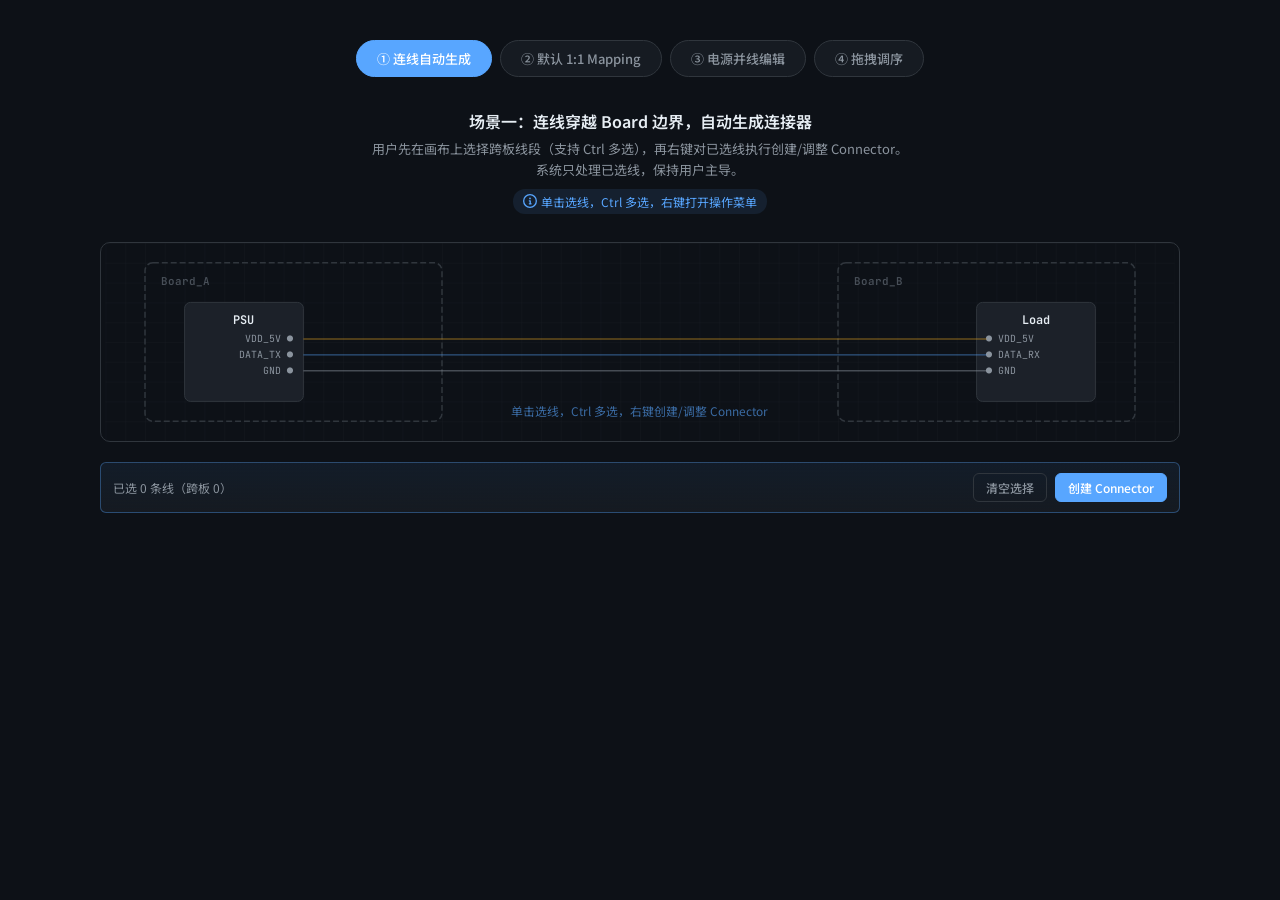
<file: index.html>
<!DOCTYPE html>
<html lang="zh-CN">
<head>
<meta charset="UTF-8">
<meta name="viewport" content="width=device-width, initial-scale=1.0">
<title>跨板连接器 Pin Mapping</title>
<link href="https://fonts.googleapis.com/css2?family=JetBrains+Mono:wght@400;500;600&family=Noto+Sans+SC:wght@400;500;600;700&display=swap" rel="stylesheet">
<link rel="stylesheet" href="css/style.css">
</head>
<body>

<!-- Toast Container -->
<div class="toast-container" id="toastContainer"></div>

<!-- Scene Navigation -->
<div class="scene-nav">
  <button class="scene-btn active" data-scene="1" onclick="switchScene(1)">① 连线自动生成</button>
  <button class="scene-btn" data-scene="2" onclick="switchScene(2)">② 默认 1:1 Mapping</button>
  <button class="scene-btn" data-scene="3" onclick="switchScene(3)">③ 电源并线编辑</button>
  <button class="scene-btn" data-scene="4" onclick="switchScene(4)">④ 拖拽调序</button>
</div>

<!-- Scene Description -->
<div class="scene-desc" id="sceneDesc">
  <h2>场景一：连线穿越 Board 边界，自动生成连接器</h2>
  <p>用户从 PSU 的 VDD_5V Port 连线到 Load 的 VDD_5V Port，线穿越了 Board 边界。<br/>系统自动在边界处生成一对 Connector 占位符（J1 ↔ J2）。</p>
  <div class="hint">
    <svg viewBox="0 0 16 16" width="14" height="14" fill="currentColor"><path d="M8 1.5a6.5 6.5 0 100 13 6.5 6.5 0 000-13zM0 8a8 8 0 1116 0A8 8 0 010 8zm6.5-.25A.75.75 0 017.25 7h1a.75.75 0 01.75.75v2.75h.25a.75.75 0 010 1.5h-2a.75.75 0 010-1.5h.25v-2h-.25a.75.75 0 01-.75-.75zM8 6a1 1 0 100-2 1 1 0 000 2z"/></svg>
    点击下方画布中的连线试试
  </div>
</div>

<!-- Canvas Mockup (Scene 1) -->
<div class="canvas-mockup" id="canvasMockup">
  <svg viewBox="0 0 1080 200" xmlns="http://www.w3.org/2000/svg">
    <!-- Grid -->
    <defs>
      <pattern id="grid" width="20" height="20" patternUnits="userSpaceOnUse">
        <path d="M 20 0 L 0 0 0 20" fill="none" stroke="#1c2129" stroke-width="0.5"/>
      </pattern>
    </defs>
    <rect width="100%" height="100%" fill="url(#grid)"/>

    <!-- Board A -->
    <rect x="40" y="20" width="300" height="160" rx="8" fill="none" stroke="#30363d" stroke-width="1.5" stroke-dasharray="6 3"/>
    <text x="56" y="42" fill="#484f58" font-family="JetBrains Mono, monospace" font-size="11" font-weight="600">Board_A</text>

    <!-- PSU Block -->
    <rect x="80" y="60" width="120" height="100" rx="6" fill="#1c2129" stroke="#30363d" stroke-width="1"/>
    <text x="140" y="82" fill="#e6edf3" font-family="JetBrains Mono, monospace" font-size="12" font-weight="600" text-anchor="middle">PSU</text>
    <text x="190" y="100" fill="#8b949e" font-family="JetBrains Mono, monospace" font-size="10" text-anchor="end">VDD_5V ●</text>
    <text x="190" y="116" fill="#8b949e" font-family="JetBrains Mono, monospace" font-size="10" text-anchor="end">DATA_TX ●</text>
    <text x="190" y="132" fill="#8b949e" font-family="JetBrains Mono, monospace" font-size="10" text-anchor="end">GND ●</text>

    <!-- Board B -->
    <rect x="740" y="20" width="300" height="160" rx="8" fill="none" stroke="#30363d" stroke-width="1.5" stroke-dasharray="6 3"/>
    <text x="756" y="42" fill="#484f58" font-family="JetBrains Mono, monospace" font-size="11" font-weight="600">Board_B</text>

    <!-- Load Block -->
    <rect x="880" y="60" width="120" height="100" rx="6" fill="#1c2129" stroke="#30363d" stroke-width="1"/>
    <text x="940" y="82" fill="#e6edf3" font-family="JetBrains Mono, monospace" font-size="12" font-weight="600" text-anchor="middle">Load</text>
    <text x="890" y="100" fill="#8b949e" font-family="JetBrains Mono, monospace" font-size="10">● VDD_5V</text>
    <text x="890" y="116" fill="#8b949e" font-family="JetBrains Mono, monospace" font-size="10">● DATA_RX</text>
    <text x="890" y="132" fill="#8b949e" font-family="JetBrains Mono, monospace" font-size="10">● GND</text>

    <!-- 动态层：创建后由 JS 根据分组方案渲染 -->
    <g id="bundleLayer" style="opacity:0; transition: opacity 0.5s; pointer-events:none"></g>
    <g id="wireLayer" style="opacity:0; transition: opacity 0.5s; pointer-events:none"></g>
    <g id="connectorLayer" style="opacity:0; transition: opacity 0.5s; pointer-events:none"></g>

    <!-- Wire before connectors (visible initially) -->
    <g id="wiresBefore">
      <line class="route-line signal-power" data-signal="power" x1="200" y1="97" x2="890" y2="97" stroke="#d29922" stroke-width="1.5" opacity="0.45"/>
      <line class="route-line signal-data" data-signal="data" x1="200" y1="113" x2="890" y2="113" stroke="#58a6ff" stroke-width="1.5" opacity="0.45"/>
      <line class="route-line signal-ground" data-signal="ground" x1="200" y1="129" x2="890" y2="129" stroke="#8b949e" stroke-width="1.5" opacity="0.45"/>
    </g>

    <text id="clickHint" x="540" y="175" fill="#58a6ff" font-family="Noto Sans SC, sans-serif" font-size="12" text-anchor="middle" opacity="0.6" style="pointer-events:none">单击选线，Ctrl 多选，右键创建/调整 Connector</text>
  </svg>
</div>

<!-- Scene 1 Selection Status -->
<div class="line-select-bar" id="lineSelectBar">
  <span id="lineSelectText">已选 0 条线（跨板 0）</span>
  <div class="line-select-actions">
    <button class="btn btn-ghost btn-mini" onclick="clearScene1Selection()">清空选择</button>
    <button class="btn btn-primary btn-mini" onclick="openQuickCreateFromSelection()">创建 Connector</button>
  </div>
</div>

<!-- Scene 1 Context Menu -->
<div class="ctx-menu" id="scene1ContextMenu" style="display:none"></div>

<!-- Scene 1 Quick Create Popover -->
<div class="quick-pop" id="scene1QuickPop" style="display:none">
  <div class="quick-title">基于已选线创建 Connector</div>
  <div class="quick-row">
    <label for="quickCapacity">每对容量</label>
    <select id="quickCapacity">
      <option value="3">3 根线 / 对</option>
      <option value="2">2 根线 / 对</option>
      <option value="1">1 根线 / 对</option>
    </select>
  </div>
  <div class="quick-row">
    <label for="quickGroupMode">分组方式</label>
    <select id="quickGroupMode">
      <option value="order">按当前选择顺序</option>
      <option value="type">按信号类型</option>
    </select>
  </div>
  <div class="quick-tip" id="quickPreviewText">将按当前已选线创建连接器分组</div>
  <div class="quick-actions">
    <button class="btn btn-ghost btn-mini" onclick="closeQuickCreate()">取消</button>
    <button class="btn btn-primary btn-mini" onclick="confirmQuickCreate()">创建</button>
  </div>
</div>

<!-- Scene 1 Bundle Explain Panel -->
<div class="bundle-panel" id="bundlePanel" style="display:none">
  <div class="bundle-title" id="bundleTitle">连接器已创建</div>
  <div class="bundle-meta" id="bundleMeta">3 Signals → 1 Connector Pair</div>
  <div class="bundle-adjust-title">创建后调整：可把信号换到不同 Connector 组合</div>
  <div class="config-list" id="bundleAssignList"></div>
  <div class="bundle-actions">
    <button class="btn btn-ghost" onclick="applyBundleAdjustment()">应用调整</button>
    <button class="btn btn-primary" onclick="switchScene(2)">查看 Pin Mapping</button>
  </div>
</div>

<!-- Panel -->
<div class="panel" id="mainPanel" style="display:none">
  <!-- Header -->
  <div class="panel-header">
    <div class="panel-header-left">
      <span class="connector-badge badge-unspec" id="connBadge">未指定型号</span>
      <div class="connector-path">
        <span class="board-name">Board_A</span>
        <span class="line">——</span>
        <span class="conn-name">J1</span>
        <span class="line">━━━━</span>
        <span class="conn-name">J2</span>
        <span class="line">——</span>
        <span class="board-name">Board_B</span>
      </div>
    </div>
    <div class="panel-header-right">
      <div class="sync-indicator">
        <svg viewBox="0 0 16 16" fill="currentColor"><path d="M8 2a6 6 0 00-4.25 10.25l.71-.71A5 5 0 1113 8h-2l3 3 3-3h-2A6 6 0 008 2z"/></svg>
        J1/J2 联动
      </div>
      <div class="pin-summary">
        <span class="label">Total Pins</span>
        <span class="count" id="totalPinCount">3</span>
      </div>
    </div>
  </div>

  <!-- Table -->
  <div class="table-wrap">
    <table>
      <colgroup>
        <col style="width:36px">
        <col style="width:120px">
        <col style="width:140px">
        <col style="min-width:180px">
        <col style="width:70px">
        <col style="min-width:180px">
        <col style="width:120px">
      </colgroup>
      <thead>
        <tr>
          <th></th>
          <th>Source</th>
          <th>System Net</th>
          <th>J1 Pin(s)</th>
          <th class="center">Cable</th>
          <th>J2 Pin(s)</th>
          <th>Target</th>
        </tr>
      </thead>
      <tbody id="tableBody">
        <!-- Rows injected by JS -->
      </tbody>
    </table>
  </div>

  <!-- Footer -->
  <div class="panel-footer">
    <div class="footer-info">
      <div class="info-item">
        <div class="dot dot-green"></div>
        <span>行数 = System_Net 数量，非 Pin 数量</span>
      </div>
      <div class="info-item">
        <div class="dot dot-orange"></div>
        <span id="idleInfo">空闲 Pin: 0</span>
      </div>
    </div>
    <div class="footer-actions">
      <button class="btn btn-ghost">关闭</button>
      <button class="btn btn-primary" onclick="showToast('已保存', 'Pin Mapping 已更新')">确认</button>
    </div>
  </div>
</div>

<!-- Scripts (顺序重要：依赖关系从上到下) -->
<script src="js/data.js"></script>
<script src="js/toast.js"></script>
<script src="js/pin-manager.js"></script>
<script src="js/table-renderer.js"></script>
<script src="js/drag-sort.js"></script>
<script src="js/scene-manager-v2.js"></script>
<script src="js/app.js"></script>
</body>
</html>
</file>
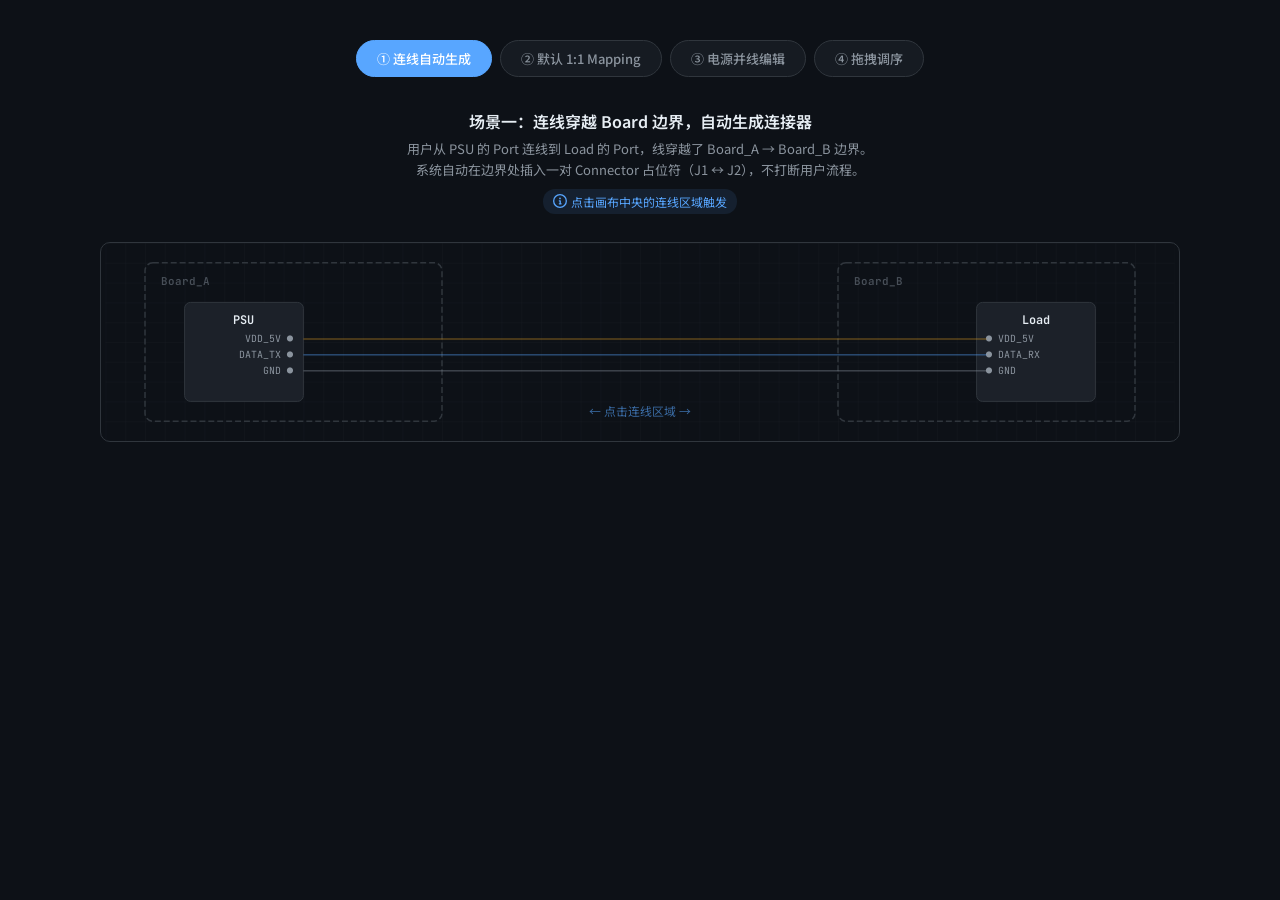
<file: connector-pin-mapping.html>
<!DOCTYPE html>
<html lang="zh-CN">
<head>
<meta charset="UTF-8">
<meta name="viewport" content="width=device-width, initial-scale=1.0">
<title>跨板连接器 Pin Mapping</title>
<link href="https://fonts.googleapis.com/css2?family=JetBrains+Mono:wght@400;500;600&family=Noto+Sans+SC:wght@400;500;600;700&display=swap" rel="stylesheet">
<style>
:root {
  --bg-deep: #0d1117;
  --bg-panel: #161b22;
  --bg-row: #1c2129;
  --bg-row-hover: #22272e;
  --bg-row-drag: #2d333b;
  --bg-input: #0d1117;
  --border: #30363d;
  --border-focus: #58a6ff;
  --text-primary: #e6edf3;
  --text-secondary: #8b949e;
  --text-muted: #484f58;
  --accent-blue: #58a6ff;
  --accent-green: #3fb950;
  --accent-orange: #d29922;
  --accent-red: #f85149;
  --accent-purple: #bc8cff;
  --accent-cyan: #39d5cf;
  --pin-tag-bg: #1f3a5f;
  --pin-tag-border: #2d5a8e;
  --pin-tag-text: #79c0ff;
  --idle-bg: #1a1e24;
  --idle-text: #484f58;
  --toast-bg: #1f6feb;
  --radius-sm: 4px;
  --radius-md: 6px;
  --radius-lg: 10px;
  --mono: 'JetBrains Mono', monospace;
  --sans: 'Noto Sans SC', -apple-system, sans-serif;
}

* { margin: 0; padding: 0; box-sizing: border-box; }

body {
  background: var(--bg-deep);
  color: var(--text-primary);
  font-family: var(--sans);
  min-height: 100vh;
  display: flex;
  flex-direction: column;
  align-items: center;
  padding: 40px 20px;
}

/* ==================== Toast ==================== */
.toast-container {
  position: fixed;
  top: 24px;
  right: 24px;
  z-index: 1000;
  display: flex;
  flex-direction: column;
  gap: 8px;
}

.toast {
  background: var(--bg-panel);
  border: 1px solid var(--border);
  border-left: 3px solid var(--accent-blue);
  border-radius: var(--radius-md);
  padding: 12px 16px;
  font-size: 13px;
  color: var(--text-primary);
  box-shadow: 0 8px 24px rgba(0,0,0,0.4);
  animation: slideIn 0.3s ease, fadeOut 0.3s ease 2.7s forwards;
  max-width: 360px;
}

.toast .toast-title {
  font-weight: 600;
  margin-bottom: 2px;
}

.toast .toast-desc {
  color: var(--text-secondary);
  font-size: 12px;
}

@keyframes slideIn {
  from { transform: translateX(100%); opacity: 0; }
  to { transform: translateX(0); opacity: 1; }
}

@keyframes fadeOut {
  from { opacity: 1; }
  to { opacity: 0; }
}

/* ==================== Scene Nav ==================== */
.scene-nav {
  display: flex;
  gap: 8px;
  margin-bottom: 32px;
  flex-wrap: wrap;
  justify-content: center;
}

.scene-btn {
  background: var(--bg-panel);
  border: 1px solid var(--border);
  color: var(--text-secondary);
  font-family: var(--sans);
  font-size: 13px;
  font-weight: 500;
  padding: 8px 20px;
  border-radius: 20px;
  cursor: pointer;
  transition: all 0.2s;
}

.scene-btn:hover { border-color: var(--text-muted); color: var(--text-primary); }
.scene-btn.active {
  background: var(--accent-blue);
  border-color: var(--accent-blue);
  color: #fff;
}

/* ==================== Scene Description ==================== */
.scene-desc {
  max-width: 720px;
  text-align: center;
  margin-bottom: 28px;
}

.scene-desc h2 {
  font-size: 16px;
  font-weight: 600;
  margin-bottom: 6px;
  color: var(--text-primary);
}

.scene-desc p {
  font-size: 13px;
  color: var(--text-secondary);
  line-height: 1.6;
}

.scene-desc .hint {
  display: inline-flex;
  align-items: center;
  gap: 4px;
  margin-top: 8px;
  padding: 4px 10px;
  background: rgba(88, 166, 255, 0.1);
  border-radius: 12px;
  font-size: 12px;
  color: var(--accent-blue);
}

/* ==================== Panel ==================== */
.panel {
  width: 100%;
  max-width: 1080px;
  background: var(--bg-panel);
  border: 1px solid var(--border);
  border-radius: var(--radius-lg);
  overflow: hidden;
  box-shadow: 0 16px 48px rgba(0,0,0,0.3);
}

/* Panel Header */
.panel-header {
  display: flex;
  align-items: center;
  justify-content: space-between;
  padding: 16px 20px;
  border-bottom: 1px solid var(--border);
}

.panel-header-left {
  display: flex;
  align-items: center;
  gap: 16px;
}

.connector-badge {
  font-family: var(--mono);
  font-size: 12px;
  font-weight: 600;
  padding: 4px 10px;
  border-radius: var(--radius-sm);
  letter-spacing: 0.5px;
}

.badge-auto {
  background: rgba(57, 213, 207, 0.15);
  color: var(--accent-cyan);
  border: 1px solid rgba(57, 213, 207, 0.3);
}

.badge-unspec {
  background: rgba(210, 153, 34, 0.15);
  color: var(--accent-orange);
  border: 1px solid rgba(210, 153, 34, 0.3);
}

.connector-path {
  font-family: var(--mono);
  font-size: 13px;
  color: var(--text-secondary);
  display: flex;
  align-items: center;
  gap: 6px;
}

.connector-path .board-name {
  color: var(--text-primary);
  font-weight: 500;
}

.connector-path .conn-name {
  color: var(--accent-cyan);
  font-weight: 600;
}

.connector-path .line {
  color: var(--text-muted);
}

.panel-header-right {
  display: flex;
  align-items: center;
  gap: 12px;
}

.pin-summary {
  font-family: var(--mono);
  font-size: 13px;
  color: var(--text-secondary);
  display: flex;
  align-items: center;
  gap: 6px;
}

.pin-summary .count {
  font-weight: 600;
  color: var(--accent-blue);
  font-size: 15px;
}

.pin-summary .label {
  font-size: 11px;
  text-transform: uppercase;
  letter-spacing: 0.5px;
}

.sync-indicator {
  display: flex;
  align-items: center;
  gap: 4px;
  font-size: 11px;
  color: var(--accent-green);
  padding: 3px 8px;
  background: rgba(63, 185, 80, 0.1);
  border-radius: 10px;
}

.sync-indicator svg { width: 12px; height: 12px; }

/* ==================== Table ==================== */
.table-wrap {
  overflow-x: auto;
}

table {
  width: 100%;
  border-collapse: collapse;
  table-layout: fixed;
}

colgroup col.col-drag    { width: 36px; }
colgroup col.col-source  { width: 130px; }
colgroup col.col-net     { width: 150px; }
colgroup col.col-pins    { width: 1fr; }
colgroup col.col-cable   { width: 80px; }
colgroup col.col-target  { width: 130px; }

thead th {
  font-size: 10px;
  font-weight: 600;
  text-transform: uppercase;
  letter-spacing: 1px;
  color: var(--text-muted);
  padding: 10px 12px;
  text-align: left;
  border-bottom: 1px solid var(--border);
  position: sticky;
  top: 0;
  background: var(--bg-panel);
  user-select: none;
}

thead th.center { text-align: center; }

tbody tr {
  border-bottom: 1px solid rgba(48, 54, 61, 0.5);
  transition: background 0.15s;
}

tbody tr:hover { background: var(--bg-row-hover); }

tbody tr.dragging {
  background: var(--bg-row-drag);
  box-shadow: 0 4px 16px rgba(0,0,0,0.3);
  opacity: 0.9;
}

tbody tr.drag-over-top { border-top: 2px solid var(--accent-blue); }
tbody tr.drag-over-bottom { border-bottom: 2px solid var(--accent-blue); }

tbody td {
  padding: 10px 12px;
  vertical-align: middle;
  font-size: 13px;
}

/* Drag handle */
.drag-handle {
  cursor: grab;
  color: var(--text-muted);
  display: flex;
  align-items: center;
  justify-content: center;
  opacity: 0.4;
  transition: opacity 0.2s;
}

tr:hover .drag-handle { opacity: 1; }

.drag-handle:active { cursor: grabbing; }

.drag-handle svg { width: 14px; height: 14px; }

/* Source / Target cell */
.signal-cell {
  font-family: var(--mono);
  font-size: 12px;
  font-weight: 500;
}

.signal-cell .block-name {
  color: var(--text-muted);
  font-weight: 400;
  font-size: 11px;
}

.signal-cell .signal-name {
  color: var(--text-primary);
  font-weight: 600;
}

/* Net cell */
.net-cell {
  font-family: var(--mono);
  font-size: 12px;
  color: var(--accent-green);
  font-weight: 500;
}

/* Pin tags cell */
.pins-cell {
  display: flex;
  align-items: center;
  flex-wrap: wrap;
  gap: 6px;
}

.pin-tag {
  display: inline-flex;
  align-items: center;
  gap: 4px;
  background: var(--pin-tag-bg);
  border: 1px solid var(--pin-tag-border);
  border-radius: var(--radius-sm);
  padding: 3px 8px;
  font-family: var(--mono);
  font-size: 11px;
  font-weight: 500;
  color: var(--pin-tag-text);
  white-space: nowrap;
  transition: all 0.15s;
  animation: pinAppear 0.2s ease;
}

@keyframes pinAppear {
  from { transform: scale(0.8); opacity: 0; }
  to { transform: scale(1); opacity: 1; }
}

.pin-tag .pin-remove {
  display: flex;
  align-items: center;
  cursor: pointer;
  color: var(--pin-tag-text);
  opacity: 0.5;
  transition: all 0.15s;
  margin-left: 2px;
}

.pin-tag .pin-remove:hover {
  opacity: 1;
  color: var(--accent-red);
}

.pin-tag .pin-remove svg { width: 10px; height: 10px; }

.pin-add-btn {
  display: inline-flex;
  align-items: center;
  justify-content: center;
  width: 24px;
  height: 24px;
  background: transparent;
  border: 1px dashed var(--border);
  border-radius: var(--radius-sm);
  color: var(--text-muted);
  cursor: pointer;
  transition: all 0.2s;
  flex-shrink: 0;
}

.pin-add-btn:hover {
  border-color: var(--accent-blue);
  color: var(--accent-blue);
  background: rgba(88, 166, 255, 0.08);
}

.pin-add-btn svg { width: 12px; height: 12px; }

/* Cable cell */
.cable-cell {
  text-align: center;
  color: var(--text-muted);
  font-family: var(--mono);
  font-size: 13px;
  letter-spacing: 3px;
}

/* Idle row */
tr.idle-row td {
  color: var(--idle-text);
  font-style: italic;
  font-size: 12px;
}

tr.idle-row .pin-tag {
  background: var(--idle-bg);
  border-color: var(--border);
  color: var(--idle-text);
}

/* ==================== Footer ==================== */
.panel-footer {
  display: flex;
  align-items: center;
  justify-content: space-between;
  padding: 12px 20px;
  border-top: 1px solid var(--border);
  background: var(--bg-panel);
}

.footer-info {
  font-size: 11px;
  color: var(--text-muted);
  font-family: var(--mono);
  display: flex;
  align-items: center;
  gap: 16px;
}

.footer-info .info-item {
  display: flex;
  align-items: center;
  gap: 4px;
}

.footer-info .dot {
  width: 6px;
  height: 6px;
  border-radius: 50%;
}

.dot-green { background: var(--accent-green); }
.dot-orange { background: var(--accent-orange); }

.footer-actions {
  display: flex;
  gap: 8px;
}

.btn {
  font-family: var(--sans);
  font-size: 13px;
  font-weight: 500;
  padding: 7px 20px;
  border-radius: var(--radius-md);
  cursor: pointer;
  border: 1px solid var(--border);
  transition: all 0.2s;
}

.btn-ghost {
  background: transparent;
  color: var(--text-secondary);
}

.btn-ghost:hover {
  background: var(--bg-row);
  color: var(--text-primary);
}

.btn-primary {
  background: var(--accent-blue);
  border-color: var(--accent-blue);
  color: #fff;
}

.btn-primary:hover {
  background: #4090e8;
}

/* ==================== Canvas Mockup ==================== */
.canvas-mockup {
  width: 100%;
  max-width: 1080px;
  height: 200px;
  background: var(--bg-deep);
  border: 1px solid var(--border);
  border-radius: var(--radius-lg);
  margin-bottom: 20px;
  position: relative;
  overflow: hidden;
}

.canvas-mockup svg {
  width: 100%;
  height: 100%;
}

/* ==================== Responsive ==================== */
@media (max-width: 768px) {
  body { padding: 16px 8px; }
  .panel-header { flex-direction: column; gap: 12px; align-items: flex-start; }
  .panel-header-right { align-self: flex-end; }
  table { font-size: 12px; }
}
</style>
</head>
<body>

<!-- Toast Container -->
<div class="toast-container" id="toastContainer"></div>

<!-- Scene Navigation -->
<div class="scene-nav">
  <button class="scene-btn active" data-scene="1" onclick="switchScene(1)">① 连线自动生成</button>
  <button class="scene-btn" data-scene="2" onclick="switchScene(2)">② 默认 1:1 Mapping</button>
  <button class="scene-btn" data-scene="3" onclick="switchScene(3)">③ 电源并线编辑</button>
  <button class="scene-btn" data-scene="4" onclick="switchScene(4)">④ 拖拽调序</button>
</div>

<!-- Scene Description -->
<div class="scene-desc" id="sceneDesc">
  <h2>场景一：连线穿越 Board 边界，自动生成连接器</h2>
  <p>用户从 PSU 的 VDD_5V Port 连线到 Load 的 VDD_5V Port，线穿越了 Board 边界。<br/>系统自动在边界处生成一对 Connector 占位符（J1 ↔ J2）。</p>
  <div class="hint">
    <svg viewBox="0 0 16 16" width="14" height="14" fill="currentColor"><path d="M8 1.5a6.5 6.5 0 100 13 6.5 6.5 0 000-13zM0 8a8 8 0 1116 0A8 8 0 010 8zm6.5-.25A.75.75 0 017.25 7h1a.75.75 0 01.75.75v2.75h.25a.75.75 0 010 1.5h-2a.75.75 0 010-1.5h.25v-2h-.25a.75.75 0 01-.75-.75zM8 6a1 1 0 100-2 1 1 0 000 2z"/></svg>
    点击下方画布中的连线试试
  </div>
</div>

<!-- Canvas Mockup (Scene 1) -->
<div class="canvas-mockup" id="canvasMockup">
  <svg viewBox="0 0 1080 200" xmlns="http://www.w3.org/2000/svg">
    <!-- Grid -->
    <defs>
      <pattern id="grid" width="20" height="20" patternUnits="userSpaceOnUse">
        <path d="M 20 0 L 0 0 0 20" fill="none" stroke="#1c2129" stroke-width="0.5"/>
      </pattern>
    </defs>
    <rect width="100%" height="100%" fill="url(#grid)"/>

    <!-- Board A -->
    <rect x="40" y="20" width="300" height="160" rx="8" fill="none" stroke="#30363d" stroke-width="1.5" stroke-dasharray="6 3"/>
    <text x="56" y="42" fill="#484f58" font-family="JetBrains Mono, monospace" font-size="11" font-weight="600">Board_A</text>

    <!-- PSU Block -->
    <rect x="80" y="60" width="120" height="100" rx="6" fill="#1c2129" stroke="#30363d" stroke-width="1"/>
    <text x="140" y="82" fill="#e6edf3" font-family="JetBrains Mono, monospace" font-size="12" font-weight="600" text-anchor="middle">PSU</text>
    <text x="190" y="100" fill="#8b949e" font-family="JetBrains Mono, monospace" font-size="10" text-anchor="end">VDD_5V ●</text>
    <text x="190" y="116" fill="#8b949e" font-family="JetBrains Mono, monospace" font-size="10" text-anchor="end">DATA_TX ●</text>
    <text x="190" y="132" fill="#8b949e" font-family="JetBrains Mono, monospace" font-size="10" text-anchor="end">GND ●</text>

    <!-- Board B -->
    <rect x="740" y="20" width="300" height="160" rx="8" fill="none" stroke="#30363d" stroke-width="1.5" stroke-dasharray="6 3"/>
    <text x="756" y="42" fill="#484f58" font-family="JetBrains Mono, monospace" font-size="11" font-weight="600">Board_B</text>

    <!-- Load Block -->
    <rect x="880" y="60" width="120" height="100" rx="6" fill="#1c2129" stroke="#30363d" stroke-width="1"/>
    <text x="940" y="82" fill="#e6edf3" font-family="JetBrains Mono, monospace" font-size="12" font-weight="600" text-anchor="middle">Load</text>
    <text x="890" y="100" fill="#8b949e" font-family="JetBrains Mono, monospace" font-size="10">● VDD_5V</text>
    <text x="890" y="116" fill="#8b949e" font-family="JetBrains Mono, monospace" font-size="10">● DATA_RX</text>
    <text x="890" y="132" fill="#8b949e" font-family="JetBrains Mono, monospace" font-size="10">● GND</text>

    <!-- Connector J1 (hidden initially) -->
    <g id="connJ1" style="opacity:0; transition: opacity 0.5s">
      <rect x="320" y="70" width="60" height="80" rx="4" fill="#161b22" stroke="#39d5cf" stroke-width="1.5"/>
      <text x="350" y="62" fill="#39d5cf" font-family="JetBrains Mono, monospace" font-size="10" font-weight="600" text-anchor="middle">J1</text>
      <circle cx="325" cy="95" r="2.5" fill="#58a6ff"/>
      <circle cx="325" cy="110" r="2.5" fill="#58a6ff"/>
      <circle cx="325" cy="125" r="2.5" fill="#58a6ff"/>
      <circle cx="375" cy="95" r="2.5" fill="#58a6ff"/>
      <circle cx="375" cy="110" r="2.5" fill="#58a6ff"/>
      <circle cx="375" cy="125" r="2.5" fill="#58a6ff"/>
    </g>

    <!-- Connector J2 (hidden initially) -->
    <g id="connJ2" style="opacity:0; transition: opacity 0.5s">
      <rect x="700" y="70" width="60" height="80" rx="4" fill="#161b22" stroke="#39d5cf" stroke-width="1.5"/>
      <text x="730" y="62" fill="#39d5cf" font-family="JetBrains Mono, monospace" font-size="10" font-weight="600" text-anchor="middle">J2</text>
      <circle cx="705" cy="95" r="2.5" fill="#58a6ff"/>
      <circle cx="705" cy="110" r="2.5" fill="#58a6ff"/>
      <circle cx="705" cy="125" r="2.5" fill="#58a6ff"/>
      <circle cx="755" cy="95" r="2.5" fill="#58a6ff"/>
      <circle cx="755" cy="110" r="2.5" fill="#58a6ff"/>
      <circle cx="755" cy="125" r="2.5" fill="#58a6ff"/>
    </g>

    <!-- Wires (hidden initially) -->
    <g id="wires" style="opacity:0; transition: opacity 0.5s">
      <line x1="200" y1="97" x2="325" y2="95" stroke="#d29922" stroke-width="1.5" opacity="0.7"/>
      <line x1="200" y1="113" x2="325" y2="110" stroke="#58a6ff" stroke-width="1.5" opacity="0.7"/>
      <line x1="200" y1="129" x2="325" y2="125" stroke="#8b949e" stroke-width="1.5" opacity="0.7"/>
      <!-- Cable -->
      <line x1="375" y1="95" x2="705" y2="95" stroke="#d29922" stroke-width="1" stroke-dasharray="6 4" opacity="0.5"/>
      <line x1="375" y1="110" x2="705" y2="110" stroke="#58a6ff" stroke-width="1" stroke-dasharray="6 4" opacity="0.5"/>
      <line x1="375" y1="125" x2="705" y2="125" stroke="#8b949e" stroke-width="1" stroke-dasharray="6 4" opacity="0.5"/>
      <!-- J2 to Load -->
      <line x1="755" y1="95" x2="890" y2="97" stroke="#d29922" stroke-width="1.5" opacity="0.7"/>
      <line x1="755" y1="110" x2="890" y2="113" stroke="#58a6ff" stroke-width="1.5" opacity="0.7"/>
      <line x1="755" y1="125" x2="890" y2="129" stroke="#8b949e" stroke-width="1.5" opacity="0.7"/>
    </g>

    <!-- Wire before connectors (visible initially) -->
    <g id="wiresBefore">
      <line x1="200" y1="97" x2="890" y2="97" stroke="#d29922" stroke-width="1.5" opacity="0.4"/>
      <line x1="200" y1="113" x2="890" y2="113" stroke="#58a6ff" stroke-width="1.5" opacity="0.4"/>
      <line x1="200" y1="129" x2="890" y2="129" stroke="#8b949e" stroke-width="1.5" opacity="0.4"/>
    </g>

    <!-- Click zone -->
    <rect id="wireClickZone" x="380" y="80" width="320" height="60" fill="transparent" cursor="pointer" onclick="triggerConnectorGen()"/>
    <text id="clickHint" x="540" y="175" fill="#58a6ff" font-family="Noto Sans SC, sans-serif" font-size="12" text-anchor="middle" opacity="0.6" style="pointer-events:none">← 点击连线区域 →</text>
  </svg>
</div>

<!-- Panel -->
<div class="panel" id="mainPanel" style="display:none">
  <!-- Header -->
  <div class="panel-header">
    <div class="panel-header-left">
      <span class="connector-badge badge-unspec" id="connBadge">未指定型号</span>
      <div class="connector-path">
        <span class="board-name">Board_A</span>
        <span class="line">——</span>
        <span class="conn-name">J1</span>
        <span class="line">━━━━</span>
        <span class="conn-name">J2</span>
        <span class="line">——</span>
        <span class="board-name">Board_B</span>
      </div>
    </div>
    <div class="panel-header-right">
      <div class="sync-indicator">
        <svg viewBox="0 0 16 16" fill="currentColor"><path d="M8 2a6 6 0 00-4.25 10.25l.71-.71A5 5 0 1113 8h-2l3 3 3-3h-2A6 6 0 008 2z"/></svg>
        J1/J2 联动
      </div>
      <div class="pin-summary">
        <span class="label">Total Pins</span>
        <span class="count" id="totalPinCount">3</span>
      </div>
    </div>
  </div>

  <!-- Table -->
  <div class="table-wrap">
    <table>
      <colgroup>
        <col style="width:36px">
        <col style="width:120px">
        <col style="width:140px">
        <col style="min-width:180px">
        <col style="width:70px">
        <col style="min-width:180px">
        <col style="width:120px">
      </colgroup>
      <thead>
        <tr>
          <th></th>
          <th>Source</th>
          <th>System Net</th>
          <th>J1 Pin(s)</th>
          <th class="center">Cable</th>
          <th>J2 Pin(s)</th>
          <th>Target</th>
        </tr>
      </thead>
      <tbody id="tableBody">
        <!-- Rows injected by JS -->
      </tbody>
    </table>
  </div>

  <!-- Footer -->
  <div class="panel-footer">
    <div class="footer-info">
      <div class="info-item">
        <div class="dot dot-green"></div>
        <span>行数 = System_Net 数量，非 Pin 数量</span>
      </div>
      <div class="info-item">
        <div class="dot dot-orange"></div>
        <span id="idleInfo">空闲 Pin: 0</span>
      </div>
    </div>
    <div class="footer-actions">
      <button class="btn btn-ghost">关闭</button>
      <button class="btn btn-primary" onclick="showToast('已保存', 'Pin Mapping 已更新')">确认</button>
    </div>
  </div>
</div>

<script>
// ==================== Data Model ====================
let signals = [
  { id: 's1', source: { block: 'PSU', signal: 'VDD_5V' }, net: 'SYS_5V_POWER', target: { block: 'Load', signal: 'VDD_5V' }, j1Pins: [1], j2Pins: [1], type: 'power' },
  { id: 's2', source: { block: 'PSU', signal: 'DATA_TX' }, net: 'SYS_DATA_TX', target: { block: 'Load', signal: 'DATA_RX' }, j1Pins: [2], j2Pins: [2], type: 'data' },
  { id: 's3', source: { block: 'PSU', signal: 'GND' }, net: 'SYS_GND', target: { block: 'Load', signal: 'GND' }, j1Pins: [3], j2Pins: [3], type: 'ground' },
];

let nextPinId = 4;
let currentScene = 1;
let connGenerated = false;

// ==================== Render ====================
function getTotalPins() {
  return signals.reduce((sum, s) => sum + s.j1Pins.length, 0);
}

function getNextAvailablePin() {
  const used = new Set(signals.flatMap(s => s.j1Pins));
  let pin = 1;
  while (used.has(pin)) pin++;
  return pin;
}

function renumberPins() {
  let n = 1;
  signals.forEach(s => {
    const count = s.j1Pins.length;
    s.j1Pins = [];
    s.j2Pins = [];
    for (let i = 0; i < count; i++) {
      s.j1Pins.push(n);
      s.j2Pins.push(n);
      n++;
    }
  });
  nextPinId = n;
}

function renderTable() {
  const tbody = document.getElementById('tableBody');
  tbody.innerHTML = '';

  signals.forEach((sig, idx) => {
    const tr = document.createElement('tr');
    tr.dataset.id = sig.id;
    tr.draggable = true;
    tr.addEventListener('dragstart', onDragStart);
    tr.addEventListener('dragover', onDragOver);
    tr.addEventListener('dragleave', onDragLeave);
    tr.addEventListener('drop', onDrop);
    tr.addEventListener('dragend', onDragEnd);

    const typeColor = sig.type === 'power' ? 'var(--accent-orange)' : sig.type === 'ground' ? 'var(--text-muted)' : 'var(--accent-blue)';

    tr.innerHTML = `
      <td>
        <div class="drag-handle">
          <svg viewBox="0 0 16 16" fill="currentColor"><path d="M5.5 3a1 1 0 100 2 1 1 0 000-2zm5 0a1 1 0 100 2 1 1 0 000-2zm-5 4a1 1 0 100 2 1 1 0 000-2zm5 0a1 1 0 100 2 1 1 0 000-2zm-5 4a1 1 0 100 2 1 1 0 000-2zm5 0a1 1 0 100 2 1 1 0 000-2z"/></svg>
        </div>
      </td>
      <td>
        <div class="signal-cell">
          <span class="block-name">${sig.source.block}.</span><span class="signal-name" style="color:${typeColor}">${sig.source.signal}</span>
        </div>
      </td>
      <td><span class="net-cell">${sig.net}</span></td>
      <td>
        <div class="pins-cell" id="j1-${sig.id}">
          ${sig.j1Pins.map(p => pinTagHTML(sig.id, p, 'j1')).join('')}
          <button class="pin-add-btn" title="添加并联 Pin" onclick="addPin('${sig.id}')">
            <svg viewBox="0 0 16 16" fill="currentColor"><path d="M8 2a.75.75 0 01.75.75v4.5h4.5a.75.75 0 010 1.5h-4.5v4.5a.75.75 0 01-1.5 0v-4.5h-4.5a.75.75 0 010-1.5h4.5v-4.5A.75.75 0 018 2z"/></svg>
          </button>
        </div>
      </td>
      <td class="cable-cell">━ ━ ━</td>
      <td>
        <div class="pins-cell" id="j2-${sig.id}">
          ${sig.j2Pins.map(p => pinTagHTML(sig.id, p, 'j2')).join('')}
        </div>
      </td>
      <td>
        <div class="signal-cell">
          <span class="block-name">${sig.target.block}.</span><span class="signal-name" style="color:${typeColor}">${sig.target.signal}</span>
        </div>
      </td>
    `;
    tbody.appendChild(tr);
  });

  // Idle row
  const idleCount = 0; // 未指定模式下无固定空闲
  document.getElementById('totalPinCount').textContent = getTotalPins();
  document.getElementById('idleInfo').textContent = `空闲 Pin: ${idleCount}`;
}

function pinTagHTML(sigId, pinNum, side) {
  const removable = side === 'j1';
  return `<span class="pin-tag">
    Pin ${pinNum}
    ${removable ? `<span class="pin-remove" onclick="removePin('${sigId}', ${pinNum})">
      <svg viewBox="0 0 16 16" fill="currentColor"><path d="M3.72 3.72a.75.75 0 011.06 0L8 6.94l3.22-3.22a.75.75 0 111.06 1.06L9.06 8l3.22 3.22a.75.75 0 11-1.06 1.06L8 9.06l-3.22 3.22a.75.75 0 01-1.06-1.06L6.94 8 3.72 4.78a.75.75 0 010-1.06z"/></svg>
    </span>` : ''}
  </span>`;
}

// ==================== Pin Operations ====================
function addPin(sigId) {
  const sig = signals.find(s => s.id === sigId);
  if (!sig) return;

  const newPin = nextPinId++;
  sig.j1Pins.push(newPin);
  sig.j2Pins.push(newPin);

  renumberPins();
  renderTable();

  showToast(
    `Pin 已追加`,
    `${sig.source.signal} 现在占用 ${sig.j1Pins.length} 个 Pin（联动 J1/J2）`
  );
}

function removePin(sigId, pinNum) {
  const sig = signals.find(s => s.id === sigId);
  if (!sig || sig.j1Pins.length <= 1) {
    showToast('无法移除', '每个信号至少保留 1 个 Pin', 'warn');
    return;
  }

  sig.j1Pins = sig.j1Pins.filter(p => p !== pinNum);
  sig.j2Pins = sig.j2Pins.filter(p => p !== pinNum);

  renumberPins();
  renderTable();

  showToast(
    `Pin 已移除`,
    `${sig.source.signal} 现在占用 ${sig.j1Pins.length} 个 Pin`
  );
}

// ==================== Drag & Drop ====================
let dragSrcId = null;

function onDragStart(e) {
  dragSrcId = this.dataset.id;
  this.classList.add('dragging');
  e.dataTransfer.effectAllowed = 'move';
}

function onDragOver(e) {
  e.preventDefault();
  e.dataTransfer.dropEffect = 'move';
  const rect = this.getBoundingClientRect();
  const midY = rect.top + rect.height / 2;
  this.classList.remove('drag-over-top', 'drag-over-bottom');
  if (e.clientY < midY) {
    this.classList.add('drag-over-top');
  } else {
    this.classList.add('drag-over-bottom');
  }
}

function onDragLeave() {
  this.classList.remove('drag-over-top', 'drag-over-bottom');
}

function onDrop(e) {
  e.preventDefault();
  this.classList.remove('drag-over-top', 'drag-over-bottom');

  const targetId = this.dataset.id;
  if (dragSrcId === targetId) return;

  const srcIdx = signals.findIndex(s => s.id === dragSrcId);
  const tgtIdx = signals.findIndex(s => s.id === targetId);

  const [moved] = signals.splice(srcIdx, 1);
  const rect = this.getBoundingClientRect();
  const insertIdx = e.clientY < rect.top + rect.height / 2 ? tgtIdx : tgtIdx + (srcIdx < tgtIdx ? 0 : 1);
  signals.splice(insertIdx, 0, moved);

  renumberPins();
  renderTable();

  showToast('顺序已调整', 'Pin 编号已自动重排');
}

function onDragEnd() {
  this.classList.remove('dragging');
  document.querySelectorAll('.drag-over-top, .drag-over-bottom').forEach(el => {
    el.classList.remove('drag-over-top', 'drag-over-bottom');
  });
}

// ==================== Scene Management ====================
function switchScene(n) {
  currentScene = n;
  document.querySelectorAll('.scene-btn').forEach(b => b.classList.toggle('active', parseInt(b.dataset.scene) === n));

  const desc = document.getElementById('sceneDesc');
  const canvas = document.getElementById('canvasMockup');
  const panel = document.getElementById('mainPanel');

  if (n === 1) {
    // Reset
    signals = [
      { id: 's1', source: { block: 'PSU', signal: 'VDD_5V' }, net: 'SYS_5V_POWER', target: { block: 'Load', signal: 'VDD_5V' }, j1Pins: [1], j2Pins: [1], type: 'power' },
      { id: 's2', source: { block: 'PSU', signal: 'DATA_TX' }, net: 'SYS_DATA_TX', target: { block: 'Load', signal: 'DATA_RX' }, j1Pins: [2], j2Pins: [2], type: 'data' },
      { id: 's3', source: { block: 'PSU', signal: 'GND' }, net: 'SYS_GND', target: { block: 'Load', signal: 'GND' }, j1Pins: [3], j2Pins: [3], type: 'ground' },
    ];
    nextPinId = 4;
    connGenerated = false;
    resetCanvas();
    canvas.style.display = 'block';
    panel.style.display = 'none';
    desc.innerHTML = `
      <h2>场景一：连线穿越 Board 边界，自动生成连接器</h2>
      <p>用户从 PSU 的 Port 连线到 Load 的 Port，线穿越了 Board_A → Board_B 边界。<br/>系统自动在边界处插入一对 Connector 占位符（J1 ↔ J2），不打断用户流程。</p>
      <div class="hint">
        <svg viewBox="0 0 16 16" width="14" height="14" fill="currentColor"><path d="M8 1.5a6.5 6.5 0 100 13 6.5 6.5 0 000-13zM0 8a8 8 0 1116 0A8 8 0 010 8zm6.5-.25A.75.75 0 017.25 7h1a.75.75 0 01.75.75v2.75h.25a.75.75 0 010 1.5h-2a.75.75 0 010-1.5h.25v-2h-.25a.75.75 0 01-.75-.75zM8 6a1 1 0 100-2 1 1 0 000 2z"/></svg>
        点击画布中央的连线区域触发
      </div>`;
    return;
  }

  canvas.style.display = 'none';
  panel.style.display = 'block';

  if (n === 2) {
    // Default 1:1
    signals = [
      { id: 's1', source: { block: 'PSU', signal: 'VDD_5V' }, net: 'SYS_5V_POWER', target: { block: 'Load', signal: 'VDD_5V' }, j1Pins: [1], j2Pins: [1], type: 'power' },
      { id: 's2', source: { block: 'PSU', signal: 'DATA_TX' }, net: 'SYS_DATA_TX', target: { block: 'Load', signal: 'DATA_RX' }, j1Pins: [2], j2Pins: [2], type: 'data' },
      { id: 's3', source: { block: 'PSU', signal: 'GND' }, net: 'SYS_GND', target: { block: 'Load', signal: 'GND' }, j1Pins: [3], j2Pins: [3], type: 'ground' },
    ];
    nextPinId = 4;
    desc.innerHTML = `
      <h2>场景二：默认 1:1 Mapping — 用户点开连线查看</h2>
      <p>每个 Signal 默认分配 1 个 Pin，Total Pins 自动求和。<br/>这是最简状态 — 架构师可以先不管 Pin 分配，以后再细化。</p>
      <div class="hint">
        <svg viewBox="0 0 16 16" width="14" height="14" fill="currentColor"><path d="M8 1.5a6.5 6.5 0 100 13 6.5 6.5 0 000-13zM0 8a8 8 0 1116 0A8 8 0 010 8zm6.5-.25A.75.75 0 017.25 7h1a.75.75 0 01.75.75v2.75h.25a.75.75 0 010 1.5h-2a.75.75 0 010-1.5h.25v-2h-.25a.75.75 0 01-.75-.75zM8 6a1 1 0 100-2 1 1 0 000 2z"/></svg>
        注意每行右侧的 + 按钮 — 那是添加并联 Pin 的入口
      </div>`;
  } else if (n === 3) {
    // Power parallel
    signals = [
      { id: 's1', source: { block: 'PSU', signal: 'VDD_5V' }, net: 'SYS_5V_POWER', target: { block: 'Load', signal: 'VDD_5V' }, j1Pins: [1, 2], j2Pins: [1, 2], type: 'power' },
      { id: 's2', source: { block: 'PSU', signal: 'DATA_TX' }, net: 'SYS_DATA_TX', target: { block: 'Load', signal: 'DATA_RX' }, j1Pins: [3], j2Pins: [3], type: 'data' },
      { id: 's3', source: { block: 'PSU', signal: 'GND' }, net: 'SYS_GND', target: { block: 'Load', signal: 'GND' }, j1Pins: [4, 5, 6], j2Pins: [4, 5, 6], type: 'ground' },
    ];
    nextPinId = 7;
    desc.innerHTML = `
      <h2>场景三：电源并线 — 用户给 VDD 和 GND 追加 Pin</h2>
      <p>VDD_5V 需要 2 个 Pin 并联走电流，GND 需要 3 个 Pin。<br/>用户通过 <strong>+</strong> 按钮逐个追加，Total Pins 实时更新为 6。每个 Pin Tag 可通过 × 移除。</p>
      <div class="hint">
        <svg viewBox="0 0 16 16" width="14" height="14" fill="currentColor"><path d="M8 1.5a6.5 6.5 0 100 13 6.5 6.5 0 000-13zM0 8a8 8 0 1116 0A8 8 0 010 8zm6.5-.25A.75.75 0 017.25 7h1a.75.75 0 01.75.75v2.75h.25a.75.75 0 010 1.5h-2a.75.75 0 010-1.5h.25v-2h-.25a.75.75 0 01-.75-.75zM8 6a1 1 0 100-2 1 1 0 000 2z"/></svg>
        试试给 VDD_5V 再加一个 Pin，或移除 GND 的一个 Pin
      </div>`;
  } else if (n === 4) {
    // Drag reorder
    signals = [
      { id: 's1', source: { block: 'PSU', signal: 'VDD_5V' }, net: 'SYS_5V_POWER', target: { block: 'Load', signal: 'VDD_5V' }, j1Pins: [1, 2], j2Pins: [1, 2], type: 'power' },
      { id: 's2', source: { block: 'PSU', signal: 'DATA_TX' }, net: 'SYS_DATA_TX', target: { block: 'Load', signal: 'DATA_RX' }, j1Pins: [3], j2Pins: [3], type: 'data' },
      { id: 's3', source: { block: 'PSU', signal: 'GND' }, net: 'SYS_GND', target: { block: 'Load', signal: 'GND' }, j1Pins: [4, 5, 6], j2Pins: [4, 5, 6], type: 'ground' },
    ];
    nextPinId = 7;
    desc.innerHTML = `
      <h2>场景四：拖拽调整信号顺序</h2>
      <p>架构师想把 GND 排在最前面、VDD 排中间、数据线排最后。<br/>拖拽行左侧的 ⠿ 手柄即可调序，松手后 Pin 编号<strong>自动重排</strong>。</p>
      <div class="hint">
        <svg viewBox="0 0 16 16" width="14" height="14" fill="currentColor"><path d="M8 1.5a6.5 6.5 0 100 13 6.5 6.5 0 000-13zM0 8a8 8 0 1116 0A8 8 0 010 8zm6.5-.25A.75.75 0 017.25 7h1a.75.75 0 01.75.75v2.75h.25a.75.75 0 010 1.5h-2a.75.75 0 010-1.5h.25v-2h-.25a.75.75 0 01-.75-.75zM8 6a1 1 0 100-2 1 1 0 000 2z"/></svg>
        拖拽 GND 行到最上方试试
      </div>`;
  }

  renderTable();
}

// ==================== Canvas Animation ====================
function triggerConnectorGen() {
  if (connGenerated) {
    // Open panel
    switchScene(2);
    return;
  }

  connGenerated = true;

  // Hide raw wires
  document.getElementById('wiresBefore').style.opacity = '0';
  document.getElementById('clickHint').style.opacity = '0';

  // Show connectors
  setTimeout(() => {
    document.getElementById('connJ1').style.opacity = '1';
    document.getElementById('connJ2').style.opacity = '1';
  }, 200);

  // Show routed wires
  setTimeout(() => {
    document.getElementById('wires').style.opacity = '1';
  }, 500);

  // Toast
  setTimeout(() => {
    showToast('跨板连接器已自动创建', 'J1 ↔ J2 · 3 个信号 · 3 Pin — 点击连接器查看详情');
  }, 600);

  // Update click hint
  setTimeout(() => {
    document.getElementById('clickHint').textContent = '点击连接器打开 Pin Mapping';
    document.getElementById('clickHint').style.opacity = '0.6';
  }, 1200);
}

function resetCanvas() {
  document.getElementById('wiresBefore').style.opacity = '1';
  document.getElementById('connJ1').style.opacity = '0';
  document.getElementById('connJ2').style.opacity = '0';
  document.getElementById('wires').style.opacity = '0';
  document.getElementById('clickHint').textContent = '← 点击连线区域 →';
  document.getElementById('clickHint').style.opacity = '0.6';
}

// ==================== Toast ====================
function showToast(title, desc, type = 'info') {
  const container = document.getElementById('toastContainer');
  const toast = document.createElement('div');
  toast.className = 'toast';
  if (type === 'warn') toast.style.borderLeftColor = 'var(--accent-orange)';
  toast.innerHTML = `<div class="toast-title">${title}</div><div class="toast-desc">${desc}</div>`;
  container.appendChild(toast);
  setTimeout(() => toast.remove(), 3000);
}

// Init
switchScene(1);
</script>
</body>
</html>
</file>
<file: css/style.css>
:root {
  --bg-deep: #0d1117;
  --bg-panel: #161b22;
  --bg-row: #1c2129;
  --bg-row-hover: #22272e;
  --bg-row-drag: #2d333b;
  --bg-input: #0d1117;
  --border: #30363d;
  --border-focus: #58a6ff;
  --text-primary: #e6edf3;
  --text-secondary: #8b949e;
  --text-muted: #484f58;
  --accent-blue: #58a6ff;
  --accent-green: #3fb950;
  --accent-orange: #d29922;
  --accent-red: #f85149;
  --accent-purple: #bc8cff;
  --accent-cyan: #39d5cf;
  --pin-tag-bg: #1f3a5f;
  --pin-tag-border: #2d5a8e;
  --pin-tag-text: #79c0ff;
  --idle-bg: #1a1e24;
  --idle-text: #484f58;
  --toast-bg: #1f6feb;
  --radius-sm: 4px;
  --radius-md: 6px;
  --radius-lg: 10px;
  --mono: 'JetBrains Mono', monospace;
  --sans: 'Noto Sans SC', -apple-system, sans-serif;
}

* { margin: 0; padding: 0; box-sizing: border-box; }

body {
  background: var(--bg-deep);
  color: var(--text-primary);
  font-family: var(--sans);
  min-height: 100vh;
  display: flex;
  flex-direction: column;
  align-items: center;
  padding: 40px 20px;
}

/* ==================== Toast ==================== */
.toast-container {
  position: fixed;
  top: 24px;
  right: 24px;
  z-index: 1000;
  display: flex;
  flex-direction: column;
  gap: 8px;
}

.toast {
  background: var(--bg-panel);
  border: 1px solid var(--border);
  border-left: 3px solid var(--accent-blue);
  border-radius: var(--radius-md);
  padding: 12px 16px;
  font-size: 13px;
  color: var(--text-primary);
  box-shadow: 0 8px 24px rgba(0,0,0,0.4);
  animation: slideIn 0.3s ease, fadeOut 0.3s ease 2.7s forwards;
  max-width: 360px;
}

.toast .toast-title {
  font-weight: 600;
  margin-bottom: 2px;
}

.toast .toast-desc {
  color: var(--text-secondary);
  font-size: 12px;
}

@keyframes slideIn {
  from { transform: translateX(100%); opacity: 0; }
  to { transform: translateX(0); opacity: 1; }
}

@keyframes fadeOut {
  from { opacity: 1; }
  to { opacity: 0; }
}

/* ==================== Scene Nav ==================== */
.scene-nav {
  display: flex;
  gap: 8px;
  margin-bottom: 32px;
  flex-wrap: wrap;
  justify-content: center;
}

.scene-btn {
  background: var(--bg-panel);
  border: 1px solid var(--border);
  color: var(--text-secondary);
  font-family: var(--sans);
  font-size: 13px;
  font-weight: 500;
  padding: 8px 20px;
  border-radius: 20px;
  cursor: pointer;
  transition: all 0.2s;
}

.scene-btn:hover { border-color: var(--text-muted); color: var(--text-primary); }
.scene-btn.active {
  background: var(--accent-blue);
  border-color: var(--accent-blue);
  color: #fff;
}

/* ==================== Scene Description ==================== */
.scene-desc {
  max-width: 720px;
  text-align: center;
  margin-bottom: 28px;
}

.scene-desc h2 {
  font-size: 16px;
  font-weight: 600;
  margin-bottom: 6px;
  color: var(--text-primary);
}

.scene-desc p {
  font-size: 13px;
  color: var(--text-secondary);
  line-height: 1.6;
}

.scene-desc .hint {
  display: inline-flex;
  align-items: center;
  gap: 4px;
  margin-top: 8px;
  padding: 4px 10px;
  background: rgba(88, 166, 255, 0.1);
  border-radius: 12px;
  font-size: 12px;
  color: var(--accent-blue);
}

/* ==================== Panel ==================== */
.panel {
  width: 100%;
  max-width: 1080px;
  background: var(--bg-panel);
  border: 1px solid var(--border);
  border-radius: var(--radius-lg);
  overflow: hidden;
  box-shadow: 0 16px 48px rgba(0,0,0,0.3);
}

/* Panel Header */
.panel-header {
  display: flex;
  align-items: center;
  justify-content: space-between;
  padding: 16px 20px;
  border-bottom: 1px solid var(--border);
}

.panel-header-left {
  display: flex;
  align-items: center;
  gap: 16px;
}

.connector-badge {
  font-family: var(--mono);
  font-size: 12px;
  font-weight: 600;
  padding: 4px 10px;
  border-radius: var(--radius-sm);
  letter-spacing: 0.5px;
}

.badge-auto {
  background: rgba(57, 213, 207, 0.15);
  color: var(--accent-cyan);
  border: 1px solid rgba(57, 213, 207, 0.3);
}

.badge-unspec {
  background: rgba(210, 153, 34, 0.15);
  color: var(--accent-orange);
  border: 1px solid rgba(210, 153, 34, 0.3);
}

.connector-path {
  font-family: var(--mono);
  font-size: 13px;
  color: var(--text-secondary);
  display: flex;
  align-items: center;
  gap: 6px;
}

.connector-path .board-name {
  color: var(--text-primary);
  font-weight: 500;
}

.connector-path .conn-name {
  color: var(--accent-cyan);
  font-weight: 600;
}

.connector-path .line {
  color: var(--text-muted);
}

.panel-header-right {
  display: flex;
  align-items: center;
  gap: 12px;
}

.pin-summary {
  font-family: var(--mono);
  font-size: 13px;
  color: var(--text-secondary);
  display: flex;
  align-items: center;
  gap: 6px;
}

.pin-summary .count {
  font-weight: 600;
  color: var(--accent-blue);
  font-size: 15px;
}

.pin-summary .label {
  font-size: 11px;
  text-transform: uppercase;
  letter-spacing: 0.5px;
}

.sync-indicator {
  display: flex;
  align-items: center;
  gap: 4px;
  font-size: 11px;
  color: var(--accent-green);
  padding: 3px 8px;
  background: rgba(63, 185, 80, 0.1);
  border-radius: 10px;
}

.sync-indicator svg { width: 12px; height: 12px; }

/* ==================== Table ==================== */
.table-wrap {
  overflow-x: auto;
}

table {
  width: 100%;
  border-collapse: collapse;
  table-layout: fixed;
}

thead th {
  font-size: 10px;
  font-weight: 600;
  text-transform: uppercase;
  letter-spacing: 1px;
  color: var(--text-muted);
  padding: 10px 12px;
  text-align: left;
  border-bottom: 1px solid var(--border);
  position: sticky;
  top: 0;
  background: var(--bg-panel);
  user-select: none;
}

thead th.center { text-align: center; }

tbody tr {
  border-bottom: 1px solid rgba(48, 54, 61, 0.5);
  transition: background 0.15s;
}

tbody tr:hover { background: var(--bg-row-hover); }

tbody tr.dragging {
  background: var(--bg-row-drag);
  box-shadow: 0 4px 16px rgba(0,0,0,0.3);
  opacity: 0.9;
}

tbody tr.drag-over-top { border-top: 2px solid var(--accent-blue); }
tbody tr.drag-over-bottom { border-bottom: 2px solid var(--accent-blue); }

tbody td {
  padding: 10px 12px;
  vertical-align: middle;
  font-size: 13px;
}

/* Drag handle */
.drag-handle {
  cursor: grab;
  color: var(--text-muted);
  display: flex;
  align-items: center;
  justify-content: center;
  opacity: 0.4;
  transition: opacity 0.2s;
}

tr:hover .drag-handle { opacity: 1; }

.drag-handle:active { cursor: grabbing; }

.drag-handle svg { width: 14px; height: 14px; }

/* Source / Target cell */
.signal-cell {
  font-family: var(--mono);
  font-size: 12px;
  font-weight: 500;
}

.signal-cell .block-name {
  color: var(--text-muted);
  font-weight: 400;
  font-size: 11px;
}

.signal-cell .signal-name {
  color: var(--text-primary);
  font-weight: 600;
}

/* Net cell */
.net-cell {
  font-family: var(--mono);
  font-size: 12px;
  color: var(--accent-green);
  font-weight: 500;
}

/* Pin tags cell */
.pins-cell {
  display: flex;
  align-items: center;
  flex-wrap: wrap;
  gap: 6px;
}

.pin-tag {
  display: inline-flex;
  align-items: center;
  gap: 4px;
  background: var(--pin-tag-bg);
  border: 1px solid var(--pin-tag-border);
  border-radius: var(--radius-sm);
  padding: 3px 8px;
  font-family: var(--mono);
  font-size: 11px;
  font-weight: 500;
  color: var(--pin-tag-text);
  white-space: nowrap;
  transition: all 0.15s;
  animation: pinAppear 0.2s ease;
}

@keyframes pinAppear {
  from { transform: scale(0.8); opacity: 0; }
  to { transform: scale(1); opacity: 1; }
}

.pin-tag .pin-remove {
  display: flex;
  align-items: center;
  cursor: pointer;
  color: var(--pin-tag-text);
  opacity: 0.5;
  transition: all 0.15s;
  margin-left: 2px;
}

.pin-tag .pin-remove:hover {
  opacity: 1;
  color: var(--accent-red);
}

.pin-tag .pin-remove svg { width: 10px; height: 10px; }

.pin-add-btn {
  display: inline-flex;
  align-items: center;
  justify-content: center;
  width: 24px;
  height: 24px;
  background: transparent;
  border: 1px dashed var(--border);
  border-radius: var(--radius-sm);
  color: var(--text-muted);
  cursor: pointer;
  transition: all 0.2s;
  flex-shrink: 0;
}

.pin-add-btn:hover {
  border-color: var(--accent-blue);
  color: var(--accent-blue);
  background: rgba(88, 166, 255, 0.08);
}

.pin-add-btn svg { width: 12px; height: 12px; }

/* Cable cell */
.cable-cell {
  text-align: center;
  color: var(--text-muted);
  font-family: var(--mono);
  font-size: 13px;
  letter-spacing: 3px;
}

/* Idle row */
tr.idle-row td {
  color: var(--idle-text);
  font-style: italic;
  font-size: 12px;
}

tr.idle-row .pin-tag {
  background: var(--idle-bg);
  border-color: var(--border);
  color: var(--idle-text);
}

/* ==================== Footer ==================== */
.panel-footer {
  display: flex;
  align-items: center;
  justify-content: space-between;
  padding: 12px 20px;
  border-top: 1px solid var(--border);
  background: var(--bg-panel);
}

.footer-info {
  font-size: 11px;
  color: var(--text-muted);
  font-family: var(--mono);
  display: flex;
  align-items: center;
  gap: 16px;
}

.footer-info .info-item {
  display: flex;
  align-items: center;
  gap: 4px;
}

.footer-info .dot {
  width: 6px;
  height: 6px;
  border-radius: 50%;
}

.dot-green { background: var(--accent-green); }
.dot-orange { background: var(--accent-orange); }

.footer-actions {
  display: flex;
  gap: 8px;
}

.btn {
  font-family: var(--sans);
  font-size: 13px;
  font-weight: 500;
  padding: 7px 20px;
  border-radius: var(--radius-md);
  cursor: pointer;
  border: 1px solid var(--border);
  transition: all 0.2s;
}

.btn-ghost {
  background: transparent;
  color: var(--text-secondary);
}

.btn-ghost:hover {
  background: var(--bg-row);
  color: var(--text-primary);
}

.btn-primary {
  background: var(--accent-blue);
  border-color: var(--accent-blue);
  color: #fff;
}

.btn-primary:hover {
  background: #4090e8;
}

/* ==================== Canvas Mockup ==================== */
.canvas-mockup {
  width: 100%;
  max-width: 1080px;
  height: 200px;
  background: var(--bg-deep);
  border: 1px solid var(--border);
  border-radius: var(--radius-lg);
  margin-bottom: 20px;
  position: relative;
  overflow: hidden;
}

.canvas-mockup svg {
  width: 100%;
  height: 100%;
}

.route-line,
.pin-dot {
  transition: opacity 0.2s ease, stroke-width 0.2s ease, r 0.2s ease, filter 0.2s ease;
}

.route-line {
  cursor: pointer;
}

.route-line.is-muted,
.pin-dot.is-muted {
  opacity: 0.18 !important;
}

.route-line.is-active {
  opacity: 1 !important;
  stroke-width: 2.2;
  filter: drop-shadow(0 0 4px rgba(88, 166, 255, 0.45));
}

.pin-dot.is-active {
  opacity: 1 !important;
  r: 3.2;
  filter: drop-shadow(0 0 3px rgba(57, 213, 207, 0.7));
}

/* ==================== Scene1 Selection ==================== */
.line-select-bar {
  width: 100%;
  max-width: 1080px;
  display: flex;
  align-items: center;
  justify-content: space-between;
  gap: 10px;
  margin: 0 0 14px;
  padding: 10px 12px;
  border: 1px solid rgba(88, 166, 255, 0.35);
  border-radius: var(--radius-md);
  background: linear-gradient(180deg, rgba(88, 166, 255, 0.08), rgba(22, 27, 34, 0.95));
  font-size: 12px;
  color: var(--text-secondary);
}

.line-select-actions {
  display: flex;
  gap: 8px;
}

.btn-mini {
  padding: 5px 12px;
  font-size: 12px;
}

.ctx-menu {
  position: fixed;
  z-index: 1300;
  width: 250px;
  background: #0f141b;
  border: 1px solid var(--border);
  border-radius: var(--radius-md);
  box-shadow: 0 10px 36px rgba(0, 0, 0, 0.5);
  padding: 4px;
}

.ctx-item {
  width: 100%;
  background: transparent;
  color: var(--text-secondary);
  border: none;
  text-align: left;
  font-family: var(--sans);
  font-size: 12px;
  padding: 8px 10px;
  border-radius: var(--radius-sm);
  cursor: pointer;
  transition: background 0.15s, color 0.15s;
}

.ctx-item:hover {
  background: rgba(88, 166, 255, 0.14);
  color: var(--text-primary);
}

.quick-pop {
  position: fixed;
  z-index: 1200;
  width: 300px;
  background: #0f141b;
  border: 1px solid var(--border);
  border-radius: var(--radius-md);
  box-shadow: 0 10px 36px rgba(0, 0, 0, 0.5);
  padding: 10px;
}

.quick-title {
  font-size: 12px;
  color: var(--text-primary);
  font-weight: 600;
  margin-bottom: 8px;
}

.quick-row {
  display: grid;
  grid-template-columns: 78px 1fr;
  align-items: center;
  gap: 8px;
  margin-bottom: 8px;
}

.quick-row label {
  font-size: 11px;
  color: var(--text-muted);
}

.quick-row select {
  background: var(--bg-input);
  color: var(--text-primary);
  border: 1px solid var(--border);
  border-radius: var(--radius-sm);
  font-size: 12px;
  padding: 4px 6px;
  font-family: var(--mono);
}

.quick-tip {
  font-size: 11px;
  color: var(--accent-cyan);
  margin: 2px 0 8px;
}

.quick-actions {
  display: flex;
  justify-content: flex-end;
  gap: 8px;
}

/* ==================== Connector Config ==================== */
.config-panel {
  width: 100%;
  max-width: 1080px;
  background: linear-gradient(180deg, rgba(88, 166, 255, 0.08), rgba(22, 27, 34, 0.96));
  border: 1px solid rgba(88, 166, 255, 0.35);
  border-radius: var(--radius-lg);
  padding: 14px 16px;
  margin: 0 0 16px;
}

.config-title {
  font-size: 13px;
  font-weight: 600;
  color: var(--text-primary);
  margin-bottom: 4px;
}

.config-subtitle {
  font-size: 12px;
  color: var(--text-secondary);
  margin-bottom: 10px;
}

.config-capacity {
  display: flex;
  gap: 8px;
  flex-wrap: wrap;
  margin-bottom: 10px;
}

.cap-btn {
  background: rgba(13, 17, 23, 0.7);
  color: var(--text-secondary);
  border: 1px solid var(--border);
  border-radius: 14px;
  padding: 5px 12px;
  font-size: 12px;
  font-family: var(--mono);
  cursor: pointer;
  transition: all 0.2s;
}

.cap-btn:hover {
  border-color: var(--accent-blue);
  color: var(--text-primary);
}

.cap-btn.active {
  border-color: var(--accent-blue);
  color: var(--accent-blue);
  background: rgba(88, 166, 255, 0.12);
}

.config-list {
  display: grid;
  gap: 8px;
  margin-bottom: 10px;
}

.cfg-row {
  display: flex;
  align-items: center;
  justify-content: space-between;
  gap: 10px;
  background: rgba(13, 17, 23, 0.5);
  border: 1px solid rgba(48, 54, 61, 0.8);
  border-radius: var(--radius-md);
  padding: 8px 10px;
}

.cfg-signal {
  font-family: var(--mono);
  font-size: 12px;
  font-weight: 600;
}

.cfg-select {
  min-width: 150px;
  background: var(--bg-input);
  color: var(--text-primary);
  border: 1px solid var(--border);
  border-radius: var(--radius-sm);
  font-size: 12px;
  font-family: var(--mono);
  padding: 5px 8px;
}

.cfg-select:focus {
  outline: none;
  border-color: var(--border-focus);
}

.config-actions {
  display: flex;
  gap: 8px;
}

/* ==================== Bundle Explain ==================== */
.bundle-panel {
  width: 100%;
  max-width: 1080px;
  background: linear-gradient(180deg, rgba(57, 213, 207, 0.08), rgba(22, 27, 34, 0.95));
  border: 1px solid rgba(57, 213, 207, 0.35);
  border-radius: var(--radius-lg);
  padding: 14px 16px;
  margin: 0 0 20px;
  opacity: 0;
  transform: translateY(-4px);
  transition: opacity 0.2s ease, transform 0.2s ease;
}

.bundle-panel.visible {
  opacity: 1;
  transform: translateY(0);
}

.bundle-title {
  font-size: 13px;
  font-weight: 600;
  color: var(--text-primary);
  margin-bottom: 4px;
}

.bundle-meta {
  font-family: var(--mono);
  font-size: 11px;
  color: var(--accent-cyan);
  margin-bottom: 10px;
}

.bundle-signals {
  display: flex;
  gap: 8px;
  flex-wrap: wrap;
  margin-bottom: 10px;
}

.bundle-sig {
  background: rgba(13, 17, 23, 0.7);
  color: var(--text-secondary);
  border: 1px solid var(--border);
  border-radius: 14px;
  padding: 5px 12px;
  font-size: 12px;
  font-family: var(--mono);
  cursor: pointer;
  transition: all 0.2s;
}

.bundle-sig:hover {
  border-color: var(--accent-blue);
  color: var(--text-primary);
}

.bundle-sig.active {
  border-color: var(--accent-cyan);
  color: var(--accent-cyan);
  background: rgba(57, 213, 207, 0.12);
}

.bundle-adjust-title {
  font-size: 12px;
  color: var(--text-secondary);
  margin: 2px 0 8px;
}

.bundle-actions {
  display: flex;
  gap: 8px;
}

/* ==================== Responsive ==================== */
@media (max-width: 768px) {
  body { padding: 16px 8px; }
  .panel-header { flex-direction: column; gap: 12px; align-items: flex-start; }
  .panel-header-right { align-self: flex-end; }
  table { font-size: 12px; }
  .line-select-bar { flex-direction: column; align-items: flex-start; }
  .line-select-actions { width: 100%; }
  .line-select-actions .btn { flex: 1; }
  .quick-pop { width: calc(100vw - 20px); left: 10px !important; right: 10px; }
  .config-actions { width: 100%; }
  .config-actions .btn { flex: 1; }
  .cfg-row { flex-direction: column; align-items: flex-start; }
  .cfg-select { width: 100%; }
  .bundle-actions { width: 100%; }
  .bundle-actions .btn { flex: 1; }
}
</file>
